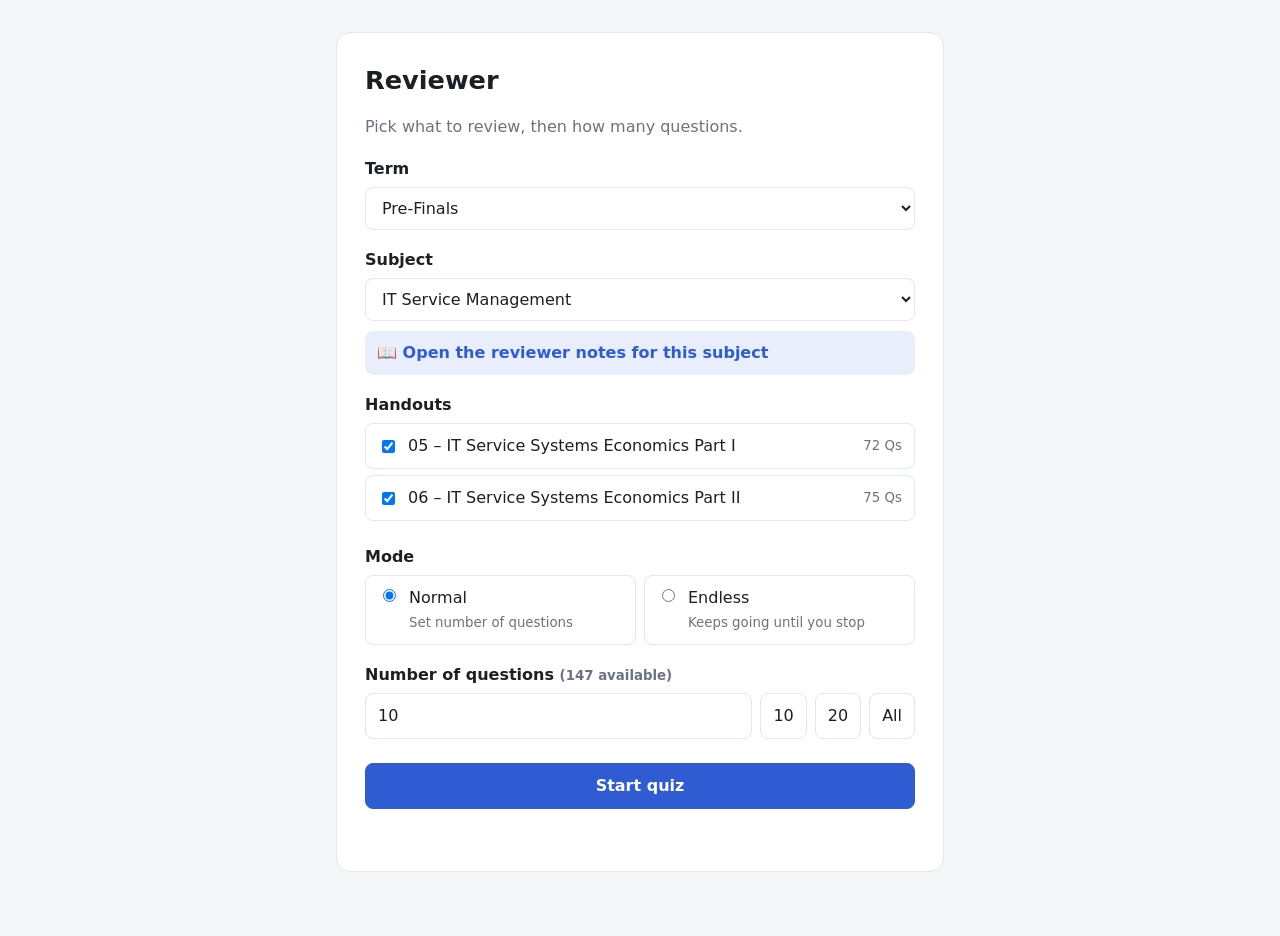
<file: index.html>
<!DOCTYPE html>
<html lang="en">
<head>
  <meta charset="UTF-8">
  <meta name="viewport" content="width=device-width, initial-scale=1">
  <title>Reviewer</title>
  <link rel="stylesheet" href="app/style.css">
</head>
<body>
  <main id="app">
    <!-- Setup screen -->
    <section id="setup" class="screen">
      <h1>Reviewer</h1>
      <p class="muted">Pick what to review, then how many questions.</p>

      <label class="field">
        <span>Term</span>
        <select id="term"></select>
      </label>

      <label class="field">
        <span>Subject</span>
        <select id="subject"></select>
      </label>
      <a id="notes-link" class="notes-link" hidden>📖 Open the reviewer notes for this subject</a>

      <fieldset class="field">
        <legend>Handouts</legend>
        <div id="handouts"></div>
      </fieldset>

      <fieldset class="field">
        <legend>Mode</legend>
        <div class="mode-row">
          <label class="check"><input type="radio" name="mode" value="normal" checked><span>Normal<br><small>Set number of questions</small></span></label>
          <label class="check"><input type="radio" name="mode" value="endless"><span>Endless<br><small>Keeps going until you stop</small></span></label>
        </div>
      </fieldset>

      <label class="field" id="count-field">
        <span>Number of questions <small id="available" class="muted"></small></span>
        <div class="count-row">
          <input type="number" id="count" min="1" value="10">
          <button type="button" class="chip" data-count="10">10</button>
          <button type="button" class="chip" data-count="20">20</button>
          <button type="button" class="chip" data-count="all">All</button>
        </div>
      </label>

      <button id="start" class="primary">Start quiz</button>
      <p id="setup-error" class="error"></p>
    </section>

    <!-- Quiz screen -->
    <section id="quiz" class="screen" hidden>
      <div class="quiz-top">
        <span id="progress" class="muted"></span>
        <span class="tally">
          <span class="tally-ok" title="Correct">✓ <b id="count-ok">0</b></span>
          <span class="tally-bad" title="Wrong">✗ <b id="count-bad">0</b></span>
        </span>
      </div>
      <div class="bar"><div id="bar-fill"></div></div>
      <p id="q-source" class="source"></p>
      <h2 id="question"></h2>
      <div id="choices"></div>
      <div id="feedback" hidden></div>
      <button id="next" class="primary" hidden>Next</button>
      <button id="end" class="link">End quiz</button>
    </section>

    <!-- Results screen -->
    <section id="results" class="screen" hidden>
      <h1 id="final-score"></h1>
      <p id="final-msg" class="muted"></p>
      <div class="actions">
        <button id="retry-missed" class="primary">Retry missed</button>
        <button id="restart">New quiz</button>
      </div>
      <div id="review"></div>
    </section>
  </main>

  <script src="data/catalog.js"></script>
  <script src="app/app.js"></script>
</body>
</html>
</file>
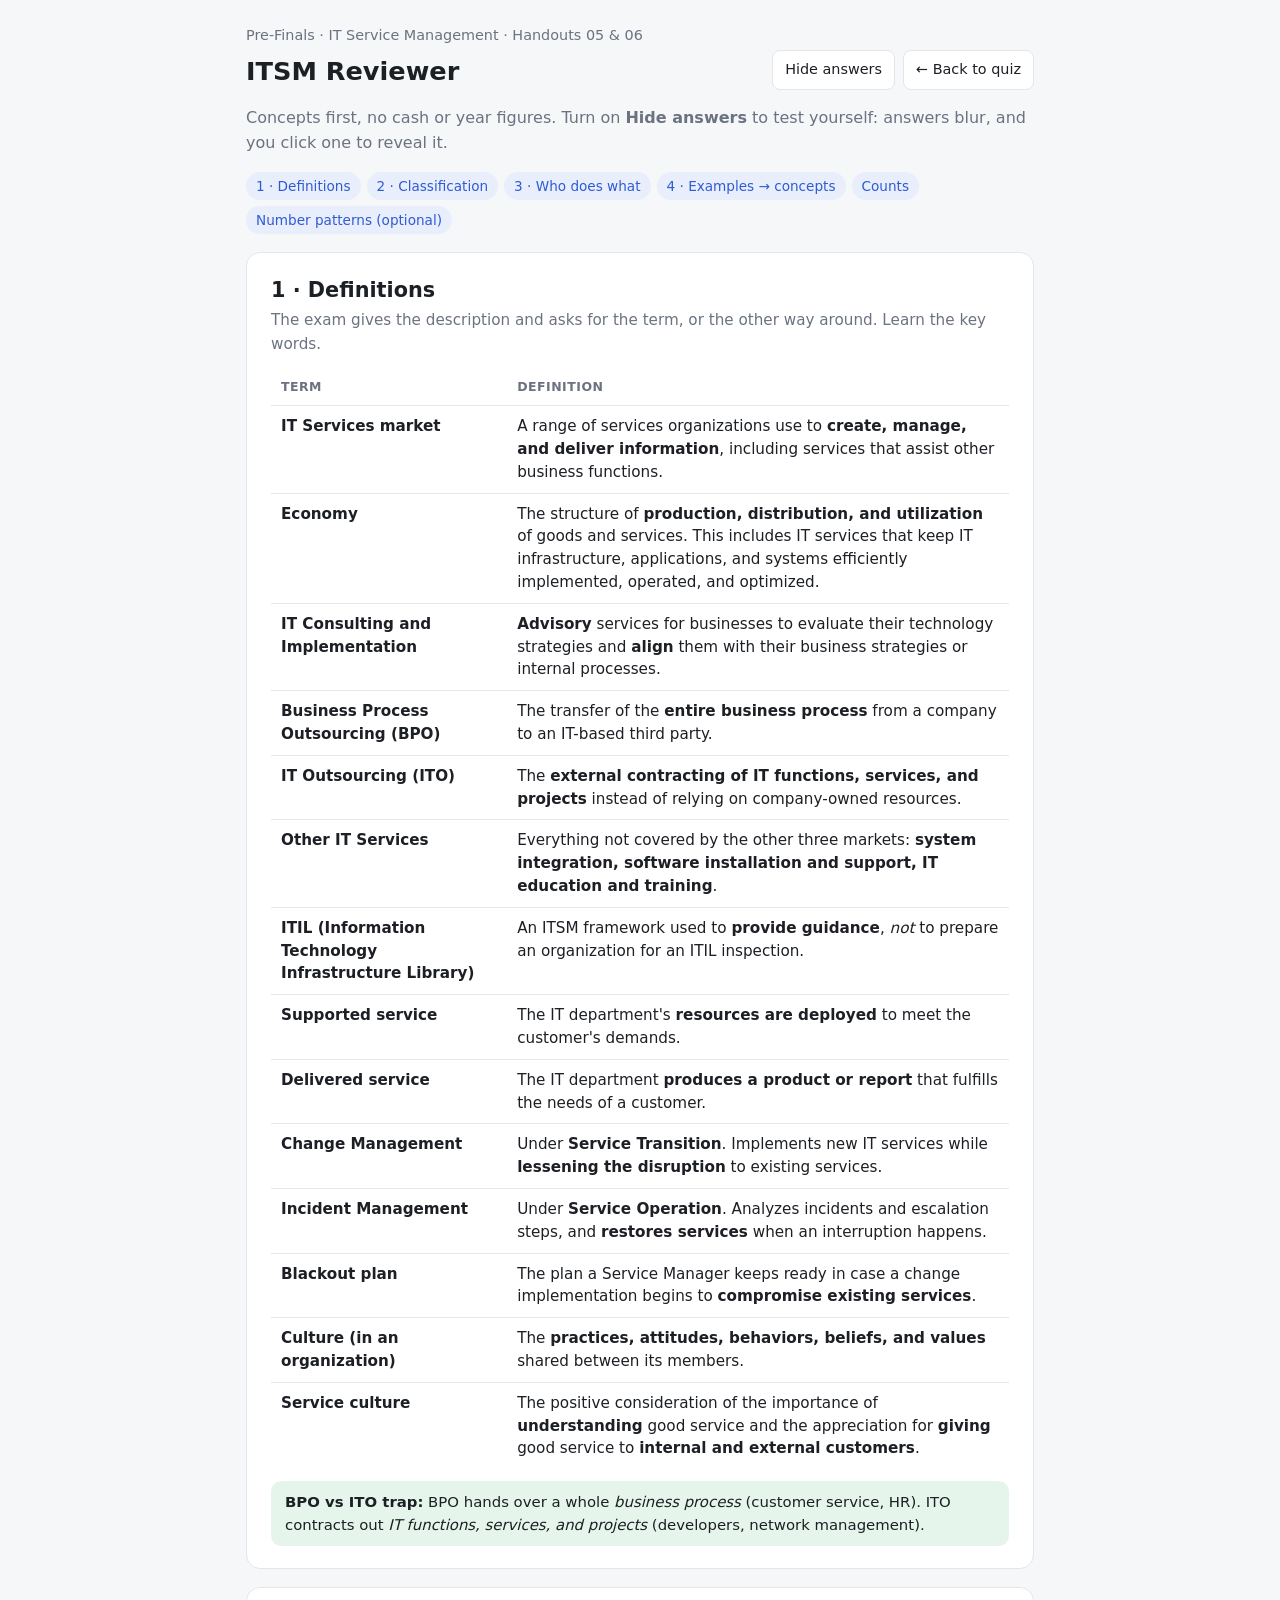
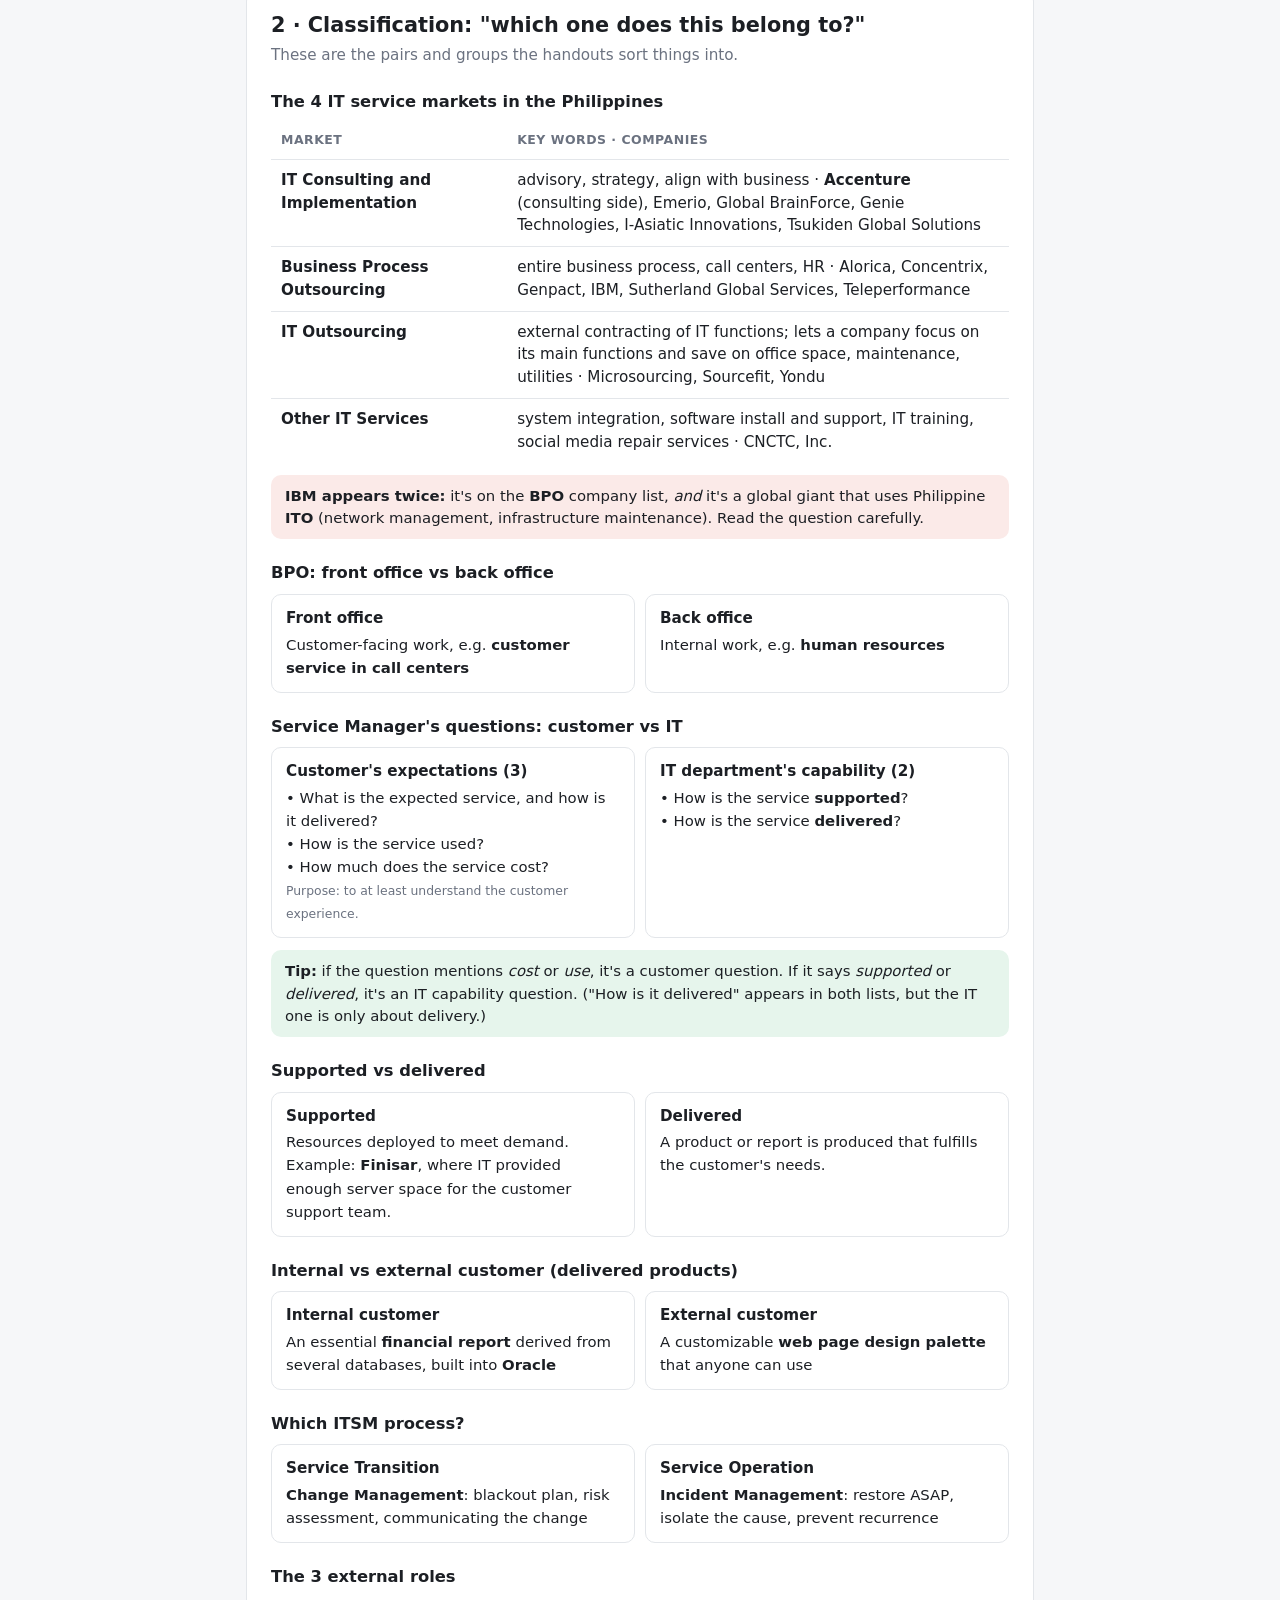
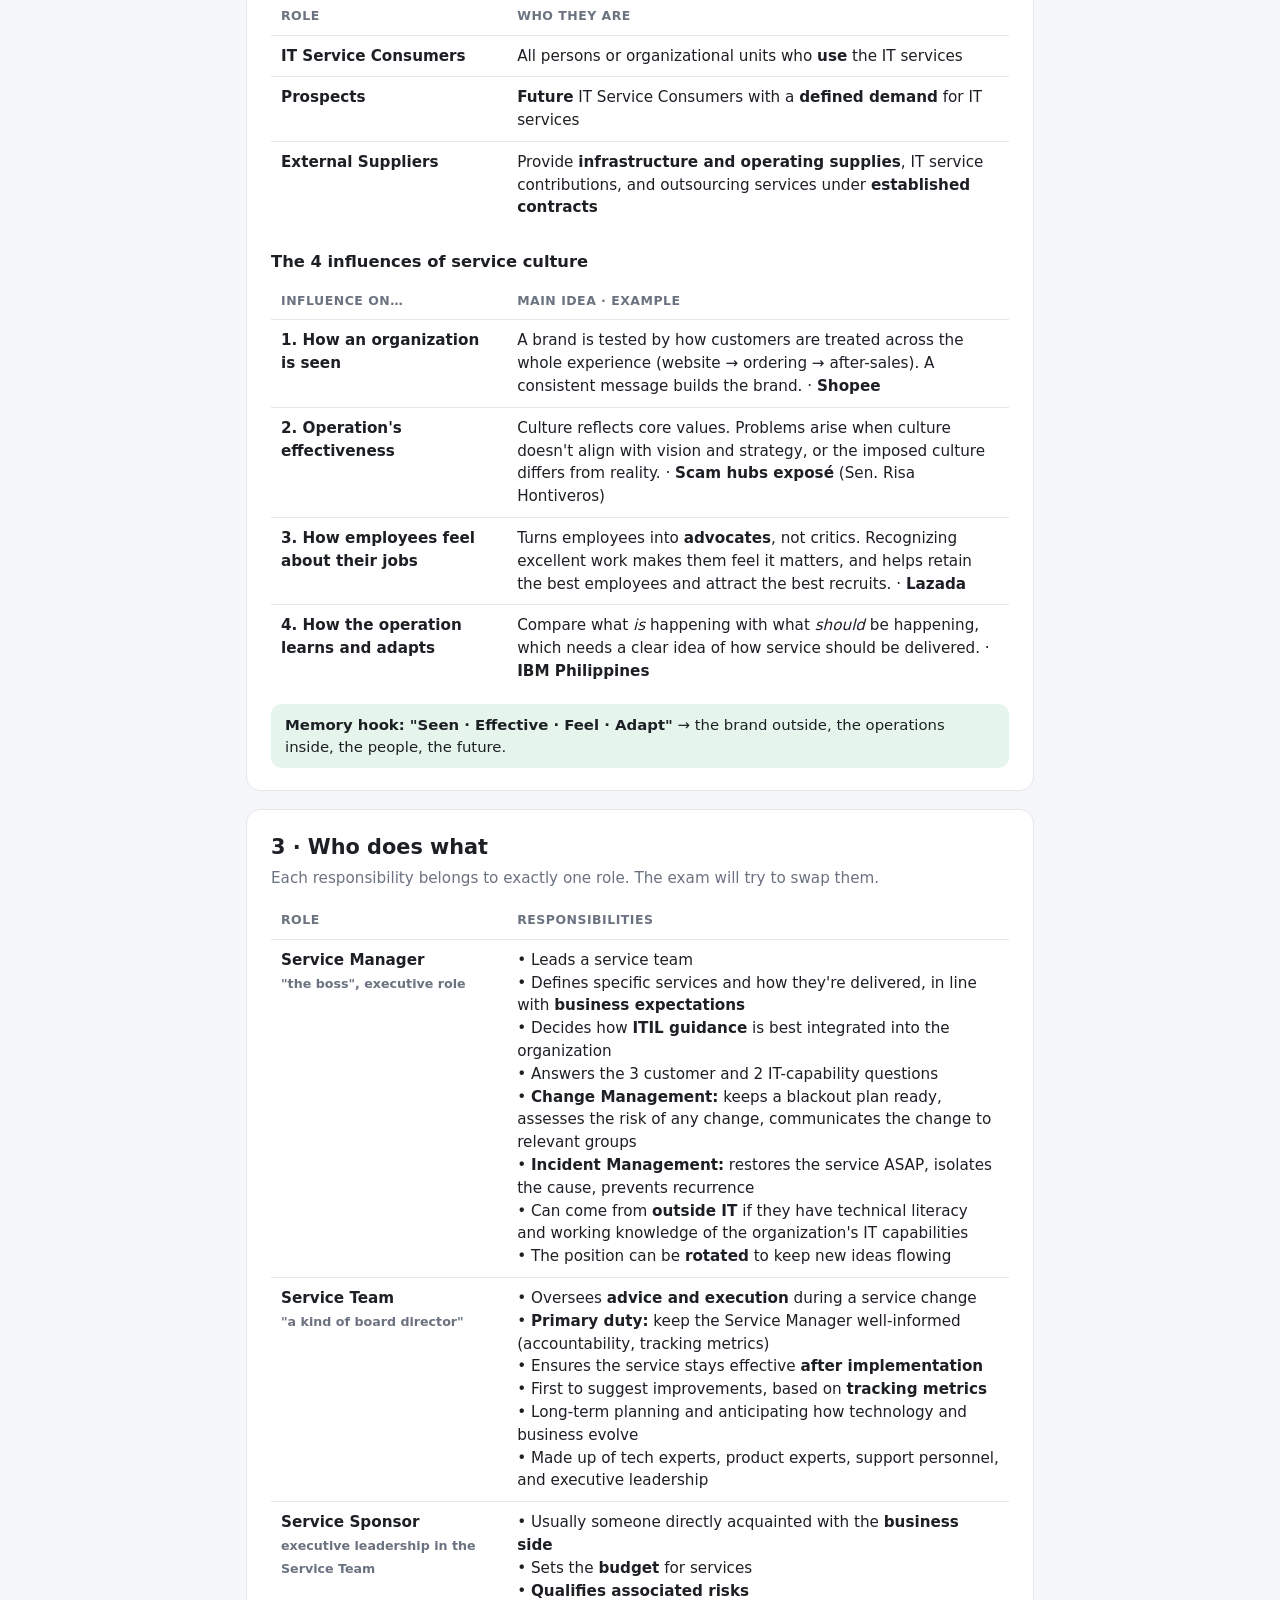
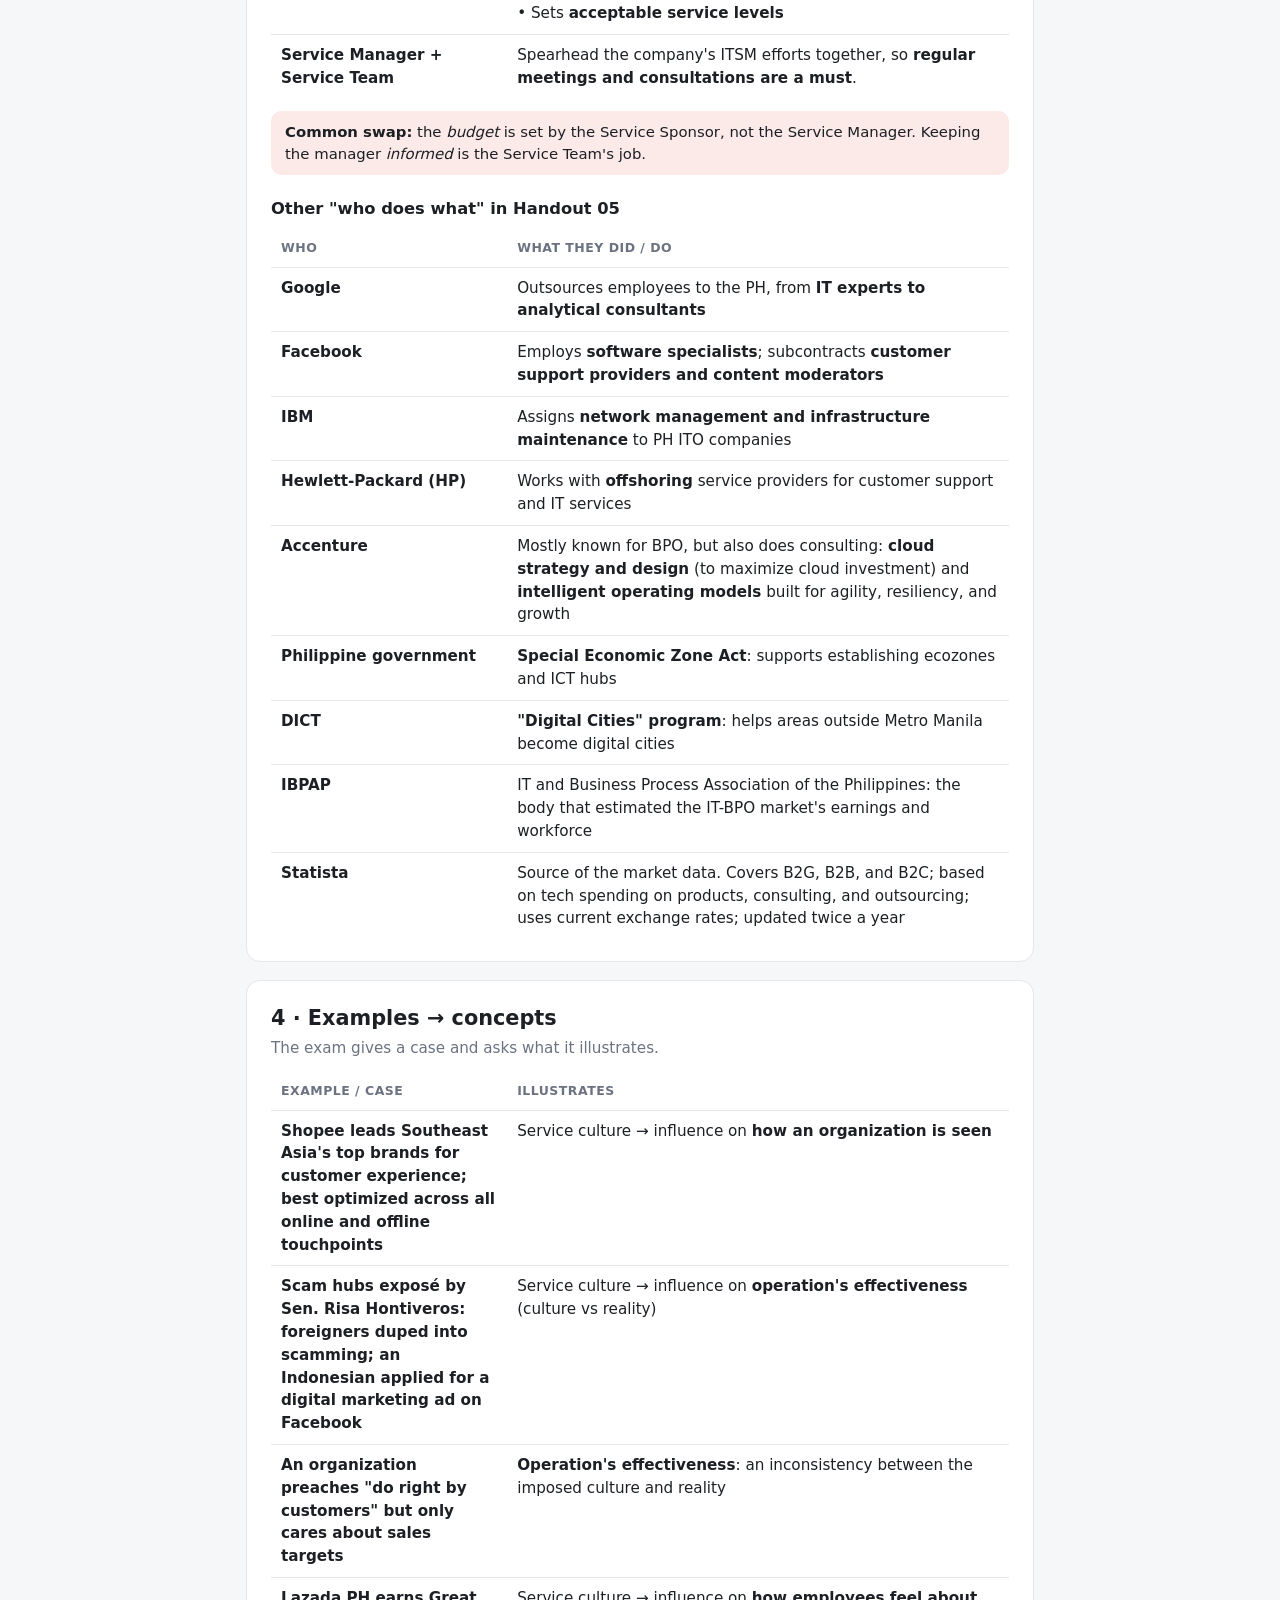
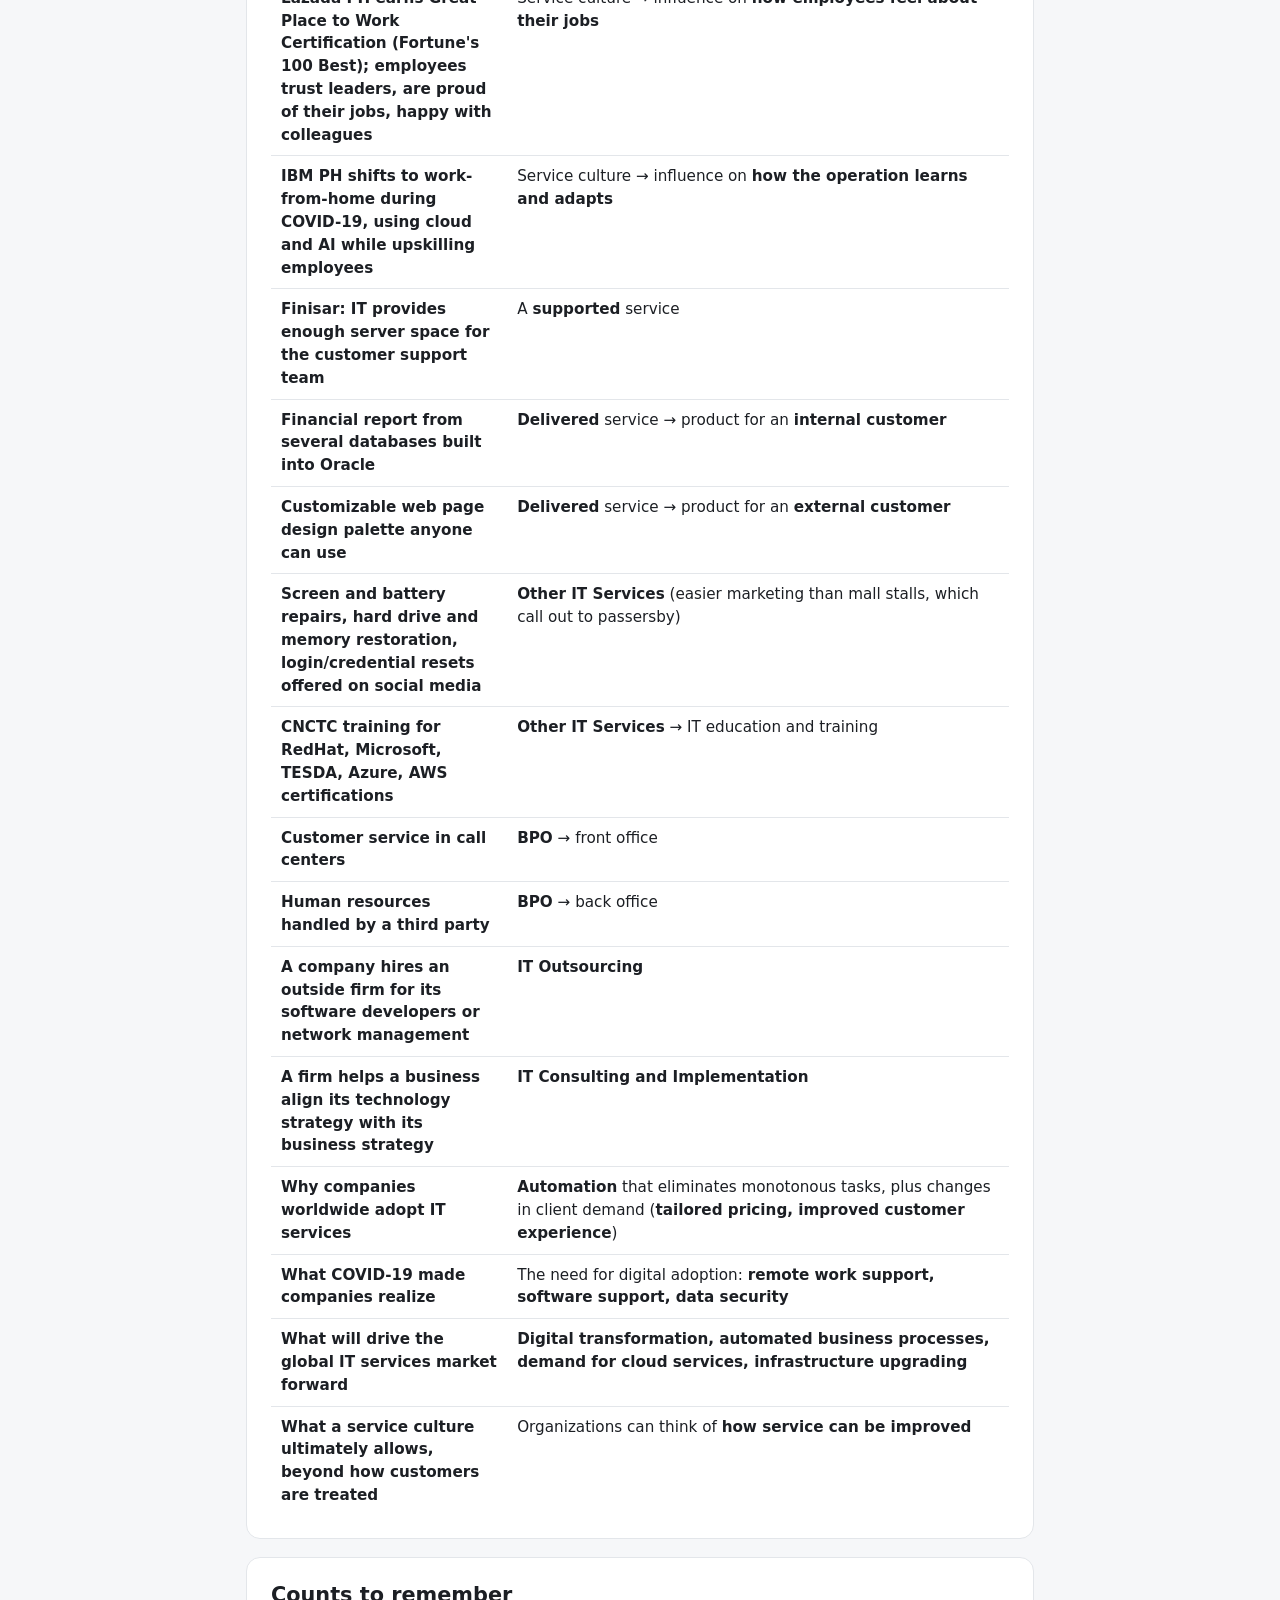
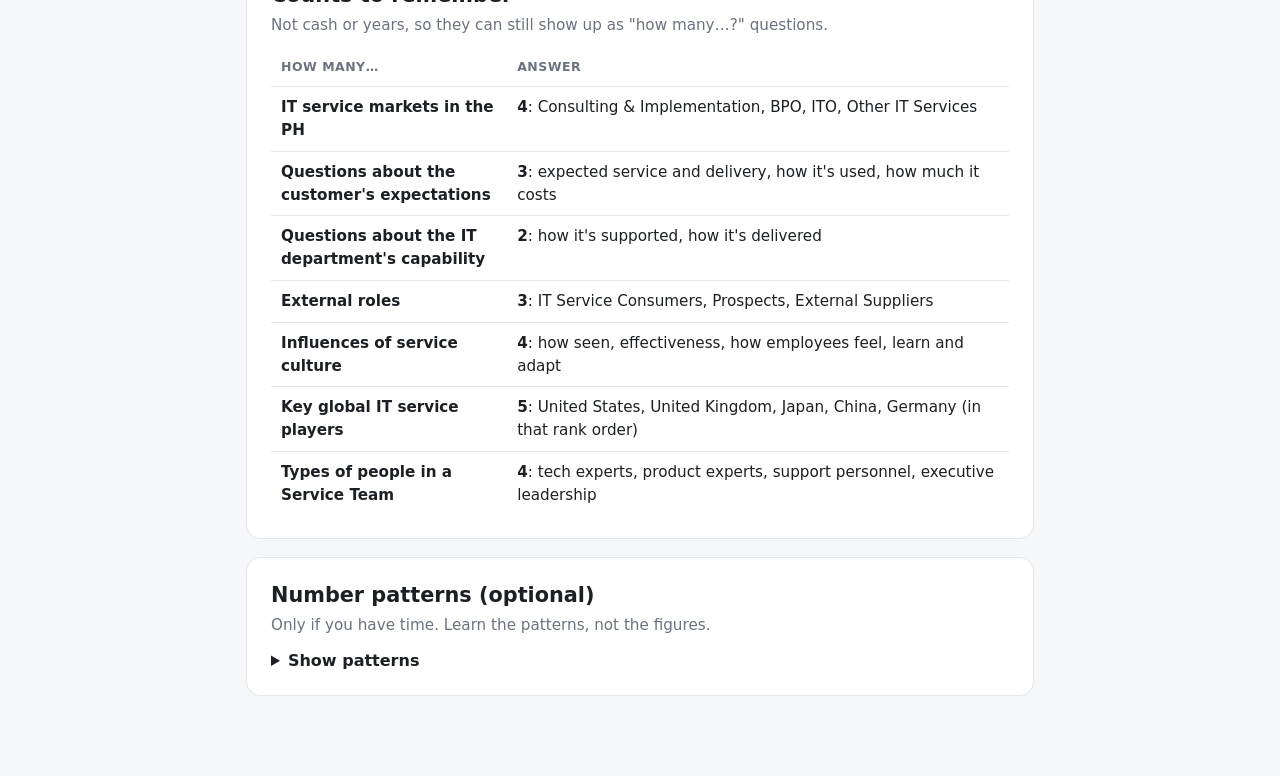
<file: data/pre-finals/it-service-management/reviewer.html>
<!DOCTYPE html>
<html lang="en">
<head>
  <meta charset="UTF-8">
  <meta name="viewport" content="width=device-width, initial-scale=1">
  <title>ITSM Reviewer · Pre-Finals</title>
  <link rel="stylesheet" href="../../../app/style.css">
  <link rel="stylesheet" href="../../../app/notes.css">
</head>
<body>
<main class="notes">
  <p class="crumbs">Pre-Finals · IT Service Management · Handouts 05 &amp; 06</p>
  <header>
    <h1>ITSM Reviewer</h1>
    <div class="toolbar">
      <button id="toggle" aria-pressed="false">Hide answers</button>
      <a href="../../../index.html">← Back to quiz</a>
    </div>
  </header>
  <p class="muted">Concepts first, no cash or year figures. Turn on <b>Hide answers</b> to test yourself: answers blur, and you click one to reveal it.</p>

  <nav class="toc">
    <a href="#definitions">1 · Definitions</a>
    <a href="#classification">2 · Classification</a>
    <a href="#roles">3 · Who does what</a>
    <a href="#examples">4 · Examples → concepts</a>
    <a href="#counts">Counts</a>
    <a href="#numbers">Number patterns (optional)</a>
  </nav>

  <!-- 1. DEFINITIONS -->
  <section id="definitions">
    <h2>1 · Definitions</h2>
    <p class="lead">The exam gives the description and asks for the term, or the other way around. Learn the key words.</p>
    <table>
      <tr><th>Term</th><th>Definition</th></tr>
      <tr><td>IT Services market</td><td class="a">A range of services organizations use to <b>create, manage, and deliver information</b>, including services that assist other business functions.</td></tr>
      <tr><td>Economy</td><td class="a">The structure of <b>production, distribution, and utilization</b> of goods and services. This includes IT services that keep IT infrastructure, applications, and systems efficiently implemented, operated, and optimized.</td></tr>
      <tr><td>IT Consulting and Implementation</td><td class="a"><b>Advisory</b> services for businesses to evaluate their technology strategies and <b>align</b> them with their business strategies or internal processes.</td></tr>
      <tr><td>Business Process Outsourcing (BPO)</td><td class="a">The transfer of the <b>entire business process</b> from a company to an IT-based third party.</td></tr>
      <tr><td>IT Outsourcing (ITO)</td><td class="a">The <b>external contracting of IT functions, services, and projects</b> instead of relying on company-owned resources.</td></tr>
      <tr><td>Other IT Services</td><td class="a">Everything not covered by the other three markets: <b>system integration, software installation and support, IT education and training</b>.</td></tr>
      <tr><td>ITIL (Information Technology Infrastructure Library)</td><td class="a">An ITSM framework used to <b>provide guidance</b>, <i>not</i> to prepare an organization for an ITIL inspection.</td></tr>
      <tr><td>Supported service</td><td class="a">The IT department's <b>resources are deployed</b> to meet the customer's demands.</td></tr>
      <tr><td>Delivered service</td><td class="a">The IT department <b>produces a product or report</b> that fulfills the needs of a customer.</td></tr>
      <tr><td>Change Management</td><td class="a">Under <b>Service Transition</b>. Implements new IT services while <b>lessening the disruption</b> to existing services.</td></tr>
      <tr><td>Incident Management</td><td class="a">Under <b>Service Operation</b>. Analyzes incidents and escalation steps, and <b>restores services</b> when an interruption happens.</td></tr>
      <tr><td>Blackout plan</td><td class="a">The plan a Service Manager keeps ready in case a change implementation begins to <b>compromise existing services</b>.</td></tr>
      <tr><td>Culture (in an organization)</td><td class="a">The <b>practices, attitudes, behaviors, beliefs, and values</b> shared between its members.</td></tr>
      <tr><td>Service culture</td><td class="a">The positive consideration of the importance of <b>understanding</b> good service and the appreciation for <b>giving</b> good service to <b>internal and external customers</b>.</td></tr>
    </table>
    <div class="tip"><b>BPO vs ITO trap:</b> BPO hands over a whole <i>business process</i> (customer service, HR). ITO contracts out <i>IT functions, services, and projects</i> (developers, network management).</div>
  </section>

  <!-- 2. CLASSIFICATION -->
  <section id="classification">
    <h2>2 · Classification: "which one does this belong to?"</h2>
    <p class="lead">These are the pairs and groups the handouts sort things into.</p>

    <h3>The 4 IT service markets in the Philippines</h3>
    <table>
      <tr><th>Market</th><th>Key words · companies</th></tr>
      <tr><td>IT Consulting and Implementation</td><td class="a">advisory, strategy, align with business · <b>Accenture</b> (consulting side), Emerio, Global BrainForce, Genie Technologies, I-Asiatic Innovations, Tsukiden Global Solutions</td></tr>
      <tr><td>Business Process Outsourcing</td><td class="a">entire business process, call centers, HR · Alorica, Concentrix, Genpact, IBM, Sutherland Global Services, Teleperformance</td></tr>
      <tr><td>IT Outsourcing</td><td class="a">external contracting of IT functions; lets a company focus on its main functions and save on office space, maintenance, utilities · Microsourcing, Sourcefit, Yondu</td></tr>
      <tr><td>Other IT Services</td><td class="a">system integration, software install and support, IT training, social media repair services · CNCTC, Inc.</td></tr>
    </table>
    <div class="warn"><b>IBM appears twice:</b> it's on the <b>BPO</b> company list, <i>and</i> it's a global giant that uses Philippine <b>ITO</b> (network management, infrastructure maintenance). Read the question carefully.</div>

    <h3>BPO: front office vs back office</h3>
    <div class="vs">
      <div><h4>Front office</h4><p class="a">Customer-facing work, e.g. <b>customer service in call centers</b></p></div>
      <div><h4>Back office</h4><p class="a">Internal work, e.g. <b>human resources</b></p></div>
    </div>

    <h3>Service Manager's questions: customer vs IT</h3>
    <div class="vs">
      <div><h4>Customer's expectations (3)</h4><p class="a">• What is the expected service, and how is it delivered?<br>• How is the service used?<br>• How much does the service cost?<br><small class="muted">Purpose: to at least understand the customer experience.</small></p></div>
      <div><h4>IT department's capability (2)</h4><p class="a">• How is the service <b>supported</b>?<br>• How is the service <b>delivered</b>?</p></div>
    </div>
    <div class="tip"><b>Tip:</b> if the question mentions <i>cost</i> or <i>use</i>, it's a customer question. If it says <i>supported</i> or <i>delivered</i>, it's an IT capability question. ("How is it delivered" appears in both lists, but the IT one is only about delivery.)</div>

    <h3>Supported vs delivered</h3>
    <div class="vs">
      <div><h4>Supported</h4><p class="a">Resources deployed to meet demand. Example: <b>Finisar</b>, where IT provided enough server space for the customer support team.</p></div>
      <div><h4>Delivered</h4><p class="a">A product or report is produced that fulfills the customer's needs.</p></div>
    </div>

    <h3>Internal vs external customer (delivered products)</h3>
    <div class="vs">
      <div><h4>Internal customer</h4><p class="a">An essential <b>financial report</b> derived from several databases, built into <b>Oracle</b></p></div>
      <div><h4>External customer</h4><p class="a">A customizable <b>web page design palette</b> that anyone can use</p></div>
    </div>

    <h3>Which ITSM process?</h3>
    <div class="vs">
      <div><h4>Service Transition</h4><p class="a"><b>Change Management</b>: blackout plan, risk assessment, communicating the change</p></div>
      <div><h4>Service Operation</h4><p class="a"><b>Incident Management</b>: restore ASAP, isolate the cause, prevent recurrence</p></div>
    </div>

    <h3>The 3 external roles</h3>
    <table>
      <tr><th>Role</th><th>Who they are</th></tr>
      <tr><td>IT Service Consumers</td><td class="a">All persons or organizational units who <b>use</b> the IT services</td></tr>
      <tr><td>Prospects</td><td class="a"><b>Future</b> IT Service Consumers with a <b>defined demand</b> for IT services</td></tr>
      <tr><td>External Suppliers</td><td class="a">Provide <b>infrastructure and operating supplies</b>, IT service contributions, and outsourcing services under <b>established contracts</b></td></tr>
    </table>

    <h3>The 4 influences of service culture</h3>
    <table>
      <tr><th>Influence on…</th><th>Main idea · example</th></tr>
      <tr><td>1. How an organization is seen</td><td class="a">A brand is tested by how customers are treated across the whole experience (website → ordering → after-sales). A consistent message builds the brand. · <b>Shopee</b></td></tr>
      <tr><td>2. Operation's effectiveness</td><td class="a">Culture reflects core values. Problems arise when culture doesn't align with vision and strategy, or the imposed culture differs from reality. · <b>Scam hubs exposé</b> (Sen. Risa Hontiveros)</td></tr>
      <tr><td>3. How employees feel about their jobs</td><td class="a">Turns employees into <b>advocates</b>, not critics. Recognizing excellent work makes them feel it matters, and helps retain the best employees and attract the best recruits. · <b>Lazada</b></td></tr>
      <tr><td>4. How the operation learns and adapts</td><td class="a">Compare what <i>is</i> happening with what <i>should</i> be happening, which needs a clear idea of how service should be delivered. · <b>IBM Philippines</b></td></tr>
    </table>
    <div class="tip"><b>Memory hook: "Seen · Effective · Feel · Adapt"</b> → the brand outside, the operations inside, the people, the future.</div>
  </section>

  <!-- 3. ROLES -->
  <section id="roles">
    <h2>3 · Who does what</h2>
    <p class="lead">Each responsibility belongs to exactly one role. The exam will try to swap them.</p>
    <table>
      <tr><th>Role</th><th>Responsibilities</th></tr>
      <tr><td>Service Manager<br><small class="muted">"the boss", executive role</small></td><td class="a">
        • Leads a service team<br>
        • Defines specific services and how they're delivered, in line with <b>business expectations</b><br>
        • Decides how <b>ITIL guidance</b> is best integrated into the organization<br>
        • Answers the 3 customer and 2 IT-capability questions<br>
        • <b>Change Management:</b> keeps a blackout plan ready, assesses the risk of any change, communicates the change to relevant groups<br>
        • <b>Incident Management:</b> restores the service ASAP, isolates the cause, prevents recurrence<br>
        • Can come from <b>outside IT</b> if they have technical literacy and working knowledge of the organization's IT capabilities<br>
        • The position can be <b>rotated</b> to keep new ideas flowing</td></tr>
      <tr><td>Service Team<br><small class="muted">"a kind of board director"</small></td><td class="a">
        • Oversees <b>advice and execution</b> during a service change<br>
        • <b>Primary duty:</b> keep the Service Manager well-informed (accountability, tracking metrics)<br>
        • Ensures the service stays effective <b>after implementation</b><br>
        • First to suggest improvements, based on <b>tracking metrics</b><br>
        • Long-term planning and anticipating how technology and business evolve<br>
        • Made up of tech experts, product experts, support personnel, and executive leadership</td></tr>
      <tr><td>Service Sponsor<br><small class="muted">executive leadership in the Service Team</small></td><td class="a">
        • Usually someone directly acquainted with the <b>business side</b><br>
        • Sets the <b>budget</b> for services<br>
        • <b>Qualifies associated risks</b><br>
        • Sets <b>acceptable service levels</b></td></tr>
      <tr><td>Service Manager + Service Team</td><td class="a">Spearhead the company's ITSM efforts together, so <b>regular meetings and consultations are a must</b>.</td></tr>
    </table>
    <div class="warn"><b>Common swap:</b> the <i>budget</i> is set by the Service Sponsor, not the Service Manager. Keeping the manager <i>informed</i> is the Service Team's job.</div>

    <h3>Other "who does what" in Handout 05</h3>
    <table>
      <tr><th>Who</th><th>What they did / do</th></tr>
      <tr><td>Google</td><td class="a">Outsources employees to the PH, from <b>IT experts to analytical consultants</b></td></tr>
      <tr><td>Facebook</td><td class="a">Employs <b>software specialists</b>; subcontracts <b>customer support providers and content moderators</b></td></tr>
      <tr><td>IBM</td><td class="a">Assigns <b>network management and infrastructure maintenance</b> to PH ITO companies</td></tr>
      <tr><td>Hewlett-Packard (HP)</td><td class="a">Works with <b>offshoring</b> service providers for customer support and IT services</td></tr>
      <tr><td>Accenture</td><td class="a">Mostly known for BPO, but also does consulting: <b>cloud strategy and design</b> (to maximize cloud investment) and <b>intelligent operating models</b> built for agility, resiliency, and growth</td></tr>
      <tr><td>Philippine government</td><td class="a"><b>Special Economic Zone Act</b>: supports establishing ecozones and ICT hubs</td></tr>
      <tr><td>DICT</td><td class="a"><b>"Digital Cities" program</b>: helps areas outside Metro Manila become digital cities</td></tr>
      <tr><td>IBPAP</td><td class="a">IT and Business Process Association of the Philippines: the body that estimated the IT-BPO market's earnings and workforce</td></tr>
      <tr><td>Statista</td><td class="a">Source of the market data. Covers B2G, B2B, and B2C; based on tech spending on products, consulting, and outsourcing; uses current exchange rates; updated twice a year</td></tr>
    </table>
  </section>

  <!-- 4. EXAMPLES -->
  <section id="examples">
    <h2>4 · Examples → concepts</h2>
    <p class="lead">The exam gives a case and asks what it illustrates.</p>
    <table>
      <tr><th>Example / case</th><th>Illustrates</th></tr>
      <tr><td>Shopee leads Southeast Asia's top brands for customer experience; best optimized across all online and offline touchpoints</td><td class="a">Service culture → influence on <b>how an organization is seen</b></td></tr>
      <tr><td>Scam hubs exposé by Sen. Risa Hontiveros: foreigners duped into scamming; an Indonesian applied for a digital marketing ad on Facebook</td><td class="a">Service culture → influence on <b>operation's effectiveness</b> (culture vs reality)</td></tr>
      <tr><td>An organization preaches "do right by customers" but only cares about sales targets</td><td class="a"><b>Operation's effectiveness</b>: an inconsistency between the imposed culture and reality</td></tr>
      <tr><td>Lazada PH earns Great Place to Work Certification (Fortune's 100 Best); employees trust leaders, are proud of their jobs, happy with colleagues</td><td class="a">Service culture → influence on <b>how employees feel about their jobs</b></td></tr>
      <tr><td>IBM PH shifts to work-from-home during COVID-19, using cloud and AI while upskilling employees</td><td class="a">Service culture → influence on <b>how the operation learns and adapts</b></td></tr>
      <tr><td>Finisar: IT provides enough server space for the customer support team</td><td class="a">A <b>supported</b> service</td></tr>
      <tr><td>Financial report from several databases built into Oracle</td><td class="a"><b>Delivered</b> service → product for an <b>internal customer</b></td></tr>
      <tr><td>Customizable web page design palette anyone can use</td><td class="a"><b>Delivered</b> service → product for an <b>external customer</b></td></tr>
      <tr><td>Screen and battery repairs, hard drive and memory restoration, login/credential resets offered on social media</td><td class="a"><b>Other IT Services</b> (easier marketing than mall stalls, which call out to passersby)</td></tr>
      <tr><td>CNCTC training for RedHat, Microsoft, TESDA, Azure, AWS certifications</td><td class="a"><b>Other IT Services</b> → IT education and training</td></tr>
      <tr><td>Customer service in call centers</td><td class="a"><b>BPO</b> → front office</td></tr>
      <tr><td>Human resources handled by a third party</td><td class="a"><b>BPO</b> → back office</td></tr>
      <tr><td>A company hires an outside firm for its software developers or network management</td><td class="a"><b>IT Outsourcing</b></td></tr>
      <tr><td>A firm helps a business align its technology strategy with its business strategy</td><td class="a"><b>IT Consulting and Implementation</b></td></tr>
      <tr><td>Why companies worldwide adopt IT services</td><td class="a"><b>Automation</b> that eliminates monotonous tasks, plus changes in client demand (<b>tailored pricing, improved customer experience</b>)</td></tr>
      <tr><td>What COVID-19 made companies realize</td><td class="a">The need for digital adoption: <b>remote work support, software support, data security</b></td></tr>
      <tr><td>What will drive the global IT services market forward</td><td class="a"><b>Digital transformation, automated business processes, demand for cloud services, infrastructure upgrading</b></td></tr>
      <tr><td>What a service culture ultimately allows, beyond how customers are treated</td><td class="a">Organizations can think of <b>how service can be improved</b></td></tr>
    </table>
  </section>

  <!-- COUNTS -->
  <section id="counts">
    <h2>Counts to remember</h2>
    <p class="lead">Not cash or years, so they can still show up as "how many…?" questions.</p>
    <table>
      <tr><th>How many…</th><th>Answer</th></tr>
      <tr><td>IT service markets in the PH</td><td class="a"><b>4</b>: Consulting & Implementation, BPO, ITO, Other IT Services</td></tr>
      <tr><td>Questions about the customer's expectations</td><td class="a"><b>3</b>: expected service and delivery, how it's used, how much it costs</td></tr>
      <tr><td>Questions about the IT department's capability</td><td class="a"><b>2</b>: how it's supported, how it's delivered</td></tr>
      <tr><td>External roles</td><td class="a"><b>3</b>: IT Service Consumers, Prospects, External Suppliers</td></tr>
      <tr><td>Influences of service culture</td><td class="a"><b>4</b>: how seen, effectiveness, how employees feel, learn and adapt</td></tr>
      <tr><td>Key global IT service players</td><td class="a"><b>5</b>: United States, United Kingdom, Japan, China, Germany (in that rank order)</td></tr>
      <tr><td>Types of people in a Service Team</td><td class="a"><b>4</b>: tech experts, product experts, support personnel, executive leadership</td></tr>
    </table>
  </section>

  <!-- NUMBERS -->
  <section id="numbers">
    <h2>Number patterns (optional)</h2>
    <p class="lead">Only if you have time. Learn the patterns, not the figures.</p>
    <details>
      <summary>Show patterns</summary>
      <ul>
        <li><b>IT Outsourcing is #1</b> in all five countries. <b>IT Consulting is last</b> in all five.</li>
        <li><b>Other IT Services is #2 everywhere except China</b>, where BPO is #2.</li>
        <li>Revenue ranking: <b>US → UK → Japan → China → Germany</b>.</li>
        <li><b>China</b> grows fastest and <b>Japan</b> slowest, so China overtakes Japan later on.</li>
        <li>The Philippines is ranked <b>1st in voice-related services</b> in IT-BPO.</li>
        <li>Salaries: <b>Change Management</b> pays the most. <b>Demand Management</b> and <b>Request Fulfillment</b> pay the least (tied). Problem and Risk Management are tied just below the top.</li>
      </ul>
    </details>
  </section>
</main>

<script>
  const btn = document.getElementById("toggle");
  btn.addEventListener("click", () => {
    const on = document.body.classList.toggle("hide-answers");
    btn.setAttribute("aria-pressed", on);
    btn.textContent = on ? "Show answers" : "Hide answers";
    document.querySelectorAll(".a.shown").forEach((el) => el.classList.remove("shown"));
  });
  document.addEventListener("click", (e) => {
    const a = e.target.closest(".a");
    if (a && document.body.classList.contains("hide-answers")) a.classList.toggle("shown");
  });
</script>
</body>
</html>
</file>
<file: app/style.css>
:root {
  --bg: #f6f7f9;
  --card: #ffffff;
  --text: #1c1f24;
  --muted: #6b7280;
  --line: #e3e6ea;
  --accent: #2f5bd3;
  --accent-soft: #e8eefc;
  --good: #1f8a4c;
  --good-soft: #e6f5ec;
  --bad: #c33b32;
  --bad-soft: #fbeae8;
}
@media (prefers-color-scheme: dark) {
  :root {
    --bg: #14161a;
    --card: #1d2026;
    --text: #e8eaed;
    --muted: #9aa1ab;
    --line: #2e323a;
    --accent: #7b9cf0;
    --accent-soft: #232c44;
    --good: #5cc98a;
    --good-soft: #1c3226;
    --bad: #ee7d74;
    --bad-soft: #3a2220;
  }
}

* { box-sizing: border-box; }
body {
  margin: 0;
  background: var(--bg);
  color: var(--text);
  font: 16px/1.5 system-ui, -apple-system, "Segoe UI", Roboto, sans-serif;
}
#app {
  max-width: 640px;
  margin: 0 auto;
  padding: 32px 16px 64px;
}
.screen {
  background: var(--card);
  border: 1px solid var(--line);
  border-radius: 14px;
  padding: 28px;
}
h1 { margin: 0 0 4px; font-size: 1.6rem; }
h2 { font-size: 1.15rem; margin: 8px 0 18px; line-height: 1.45; }
.muted { color: var(--muted); }
.error { color: var(--bad); min-height: 1.5em; margin: 10px 0 0; }

.field { display: block; border: 0; padding: 0; margin: 18px 0 0; }
.field > span, .field > legend { display: block; font-weight: 600; margin-bottom: 6px; padding: 0; }
select, input[type="number"] {
  width: 100%;
  padding: 10px 12px;
  border: 1px solid var(--line);
  border-radius: 8px;
  background: var(--card);
  color: var(--text);
  font: inherit;
}
.count-row { display: flex; gap: 8px; }
.notes-link {
  display: block;
  margin-top: 10px;
  padding: 10px 12px;
  border-radius: 8px;
  background: var(--accent-soft);
  color: var(--accent);
  font-weight: 600;
  text-decoration: none;
}
.notes-link:hover { filter: brightness(1.05); text-decoration: underline; }
.count-row input { flex: 1; }

.check {
  display: flex; align-items: center; gap: 10px;
  padding: 10px 12px;
  border: 1px solid var(--line);
  border-radius: 8px;
  margin-bottom: 6px;
  cursor: pointer;
}
.check small { margin-left: auto; color: var(--muted); }

button {
  font: inherit;
  padding: 10px 16px;
  border-radius: 8px;
  border: 1px solid var(--line);
  background: var(--card);
  color: var(--text);
  cursor: pointer;
}
button:hover { border-color: var(--accent); }
button.primary { background: var(--accent); border-color: var(--accent); color: #fff; font-weight: 600; }
button.primary:hover { filter: brightness(1.08); }
button.chip { padding: 10px 12px; }
#start { width: 100%; margin-top: 24px; }

.quiz-top { display: flex; justify-content: space-between; align-items: center; font-size: .9rem; }
.tally { display: flex; gap: 8px; }
.tally > span { padding: 2px 10px; border-radius: 999px; font-weight: 600; }
.tally-ok { background: var(--good-soft); color: var(--good); }
.tally-bad { background: var(--bad-soft); color: var(--bad); }
.mode-row { display: grid; grid-template-columns: 1fr 1fr; gap: 8px; }
.mode-row .check { margin: 0; align-items: flex-start; }
.mode-row small { margin: 0; }
button.link { display: block; margin: 12px auto 0; border: 0; background: none; color: var(--muted); font-size: .9rem; text-decoration: underline; }
button.link:hover { color: var(--text); }
.bar { height: 6px; background: var(--line); border-radius: 3px; margin: 8px 0 16px; overflow: hidden; }
#bar-fill { height: 100%; width: 0; background: var(--accent); transition: width .25s; }
.source { font-size: .8rem; color: var(--muted); margin: 0; }

#choices { display: grid; gap: 8px; }
.choice {
  text-align: left;
  padding: 12px 14px;
  display: flex; gap: 12px; align-items: flex-start;
}
.choice .letter {
  flex: none;
  width: 24px; height: 24px;
  border-radius: 50%;
  background: var(--accent-soft);
  color: var(--accent);
  font-size: .8rem; font-weight: 700;
  display: grid; place-items: center;
}
.choice:disabled { cursor: default; }
.choice:disabled:hover { border-color: var(--line); }
.choice.correct { border-color: var(--good); background: var(--good-soft); }
.choice.correct .letter { background: var(--good); color: #fff; }
.choice.wrong { border-color: var(--bad); background: var(--bad-soft); }
.choice.wrong .letter { background: var(--bad); color: #fff; }

#feedback {
  margin-top: 16px;
  padding: 12px 14px;
  border-radius: 8px;
  font-size: .95rem;
}
#feedback.good { background: var(--good-soft); }
#feedback.bad { background: var(--bad-soft); }
#feedback strong { display: block; margin-bottom: 2px; }
#next { margin-top: 16px; width: 100%; }

.actions { display: flex; gap: 8px; margin: 20px 0; }
.actions button { flex: 1; }
.review-item { border-top: 1px solid var(--line); padding: 14px 0; font-size: .95rem; }
.review-item p { margin: 4px 0; }
.review-item .yours { color: var(--bad); }
.review-item .right { color: var(--good); }
</file>
<file: app/notes.css>
/* Reviewer notes pages. Colors come from style.css (load it first). */
body { margin: 0; }
.notes {
  max-width: 820px;
  margin: 0 auto;
  padding: 24px 16px 80px;
}
.notes header {
  display: flex; flex-wrap: wrap; gap: 12px;
  align-items: flex-end; justify-content: space-between;
  margin-bottom: 8px;
}
.notes header h1 { margin: 0; }
.notes .crumbs { font-size: .9rem; color: var(--muted); margin: 0 0 4px; }
.notes a { color: var(--accent); }
.toolbar { display: flex; gap: 8px; flex-wrap: wrap; }
.toolbar a, .toolbar button { font-size: .9rem; padding: 8px 12px; text-decoration: none; border: 1px solid var(--line); border-radius: 8px; background: var(--card); color: var(--text); }
.toolbar button[aria-pressed="true"] { background: var(--accent); border-color: var(--accent); color: #fff; }

.toc { display: flex; flex-wrap: wrap; gap: 6px; margin: 16px 0 8px; }
.toc a { font-size: .85rem; padding: 4px 10px; border-radius: 999px; background: var(--accent-soft); text-decoration: none; }

.notes section {
  background: var(--card);
  border: 1px solid var(--line);
  border-radius: 14px;
  padding: 22px 24px;
  margin-top: 18px;
}
.notes h2 { margin: 0 0 4px; font-size: 1.3rem; }
.notes h3 { margin: 22px 0 8px; font-size: 1.02rem; }
.notes .lead { color: var(--muted); margin: 0 0 12px; font-size: .95rem; }
.notes p, .notes li { line-height: 1.55; }

.notes table { width: 100%; border-collapse: collapse; font-size: .95rem; }
.notes th, .notes td { text-align: left; vertical-align: top; padding: 9px 10px; border-top: 1px solid var(--line); }
.notes th { font-size: .78rem; text-transform: uppercase; letter-spacing: .04em; color: var(--muted); border-top: 0; }
.notes td:first-child { font-weight: 600; width: 32%; }
.notes .vs { display: grid; grid-template-columns: 1fr 1fr; gap: 10px; }
.notes .vs > div { border: 1px solid var(--line); border-radius: 10px; padding: 12px 14px; }
.notes .vs h4 { margin: 0 0 4px; font-size: .95rem; }
.notes .vs p { margin: 0; font-size: .93rem; }
.tag { display: inline-block; font-size: .75rem; padding: 1px 8px; border-radius: 999px; background: var(--accent-soft); color: var(--accent); font-weight: 600; margin-right: 4px; }
.tip { background: var(--good-soft); border-radius: 10px; padding: 10px 14px; font-size: .93rem; margin-top: 12px; }
.warn { background: var(--bad-soft); border-radius: 10px; padding: 10px 14px; font-size: .93rem; margin-top: 12px; }
details summary { cursor: pointer; font-weight: 600; }

/* Self-test: answers blur until clicked */
body.hide-answers .a { filter: blur(7px); cursor: pointer; user-select: none; transition: filter .15s; }
body.hide-answers .a.shown { filter: none; }

@media (max-width: 600px) {
  .notes .vs { grid-template-columns: 1fr; }
  .notes td:first-child { width: 40%; }
  .notes section { padding: 18px 16px; }
}
@media print {
  .toolbar, .toc { display: none; }
  .notes section { break-inside: avoid; border: 0; padding: 0; }
  body.hide-answers .a { filter: none; }
}
</file>
